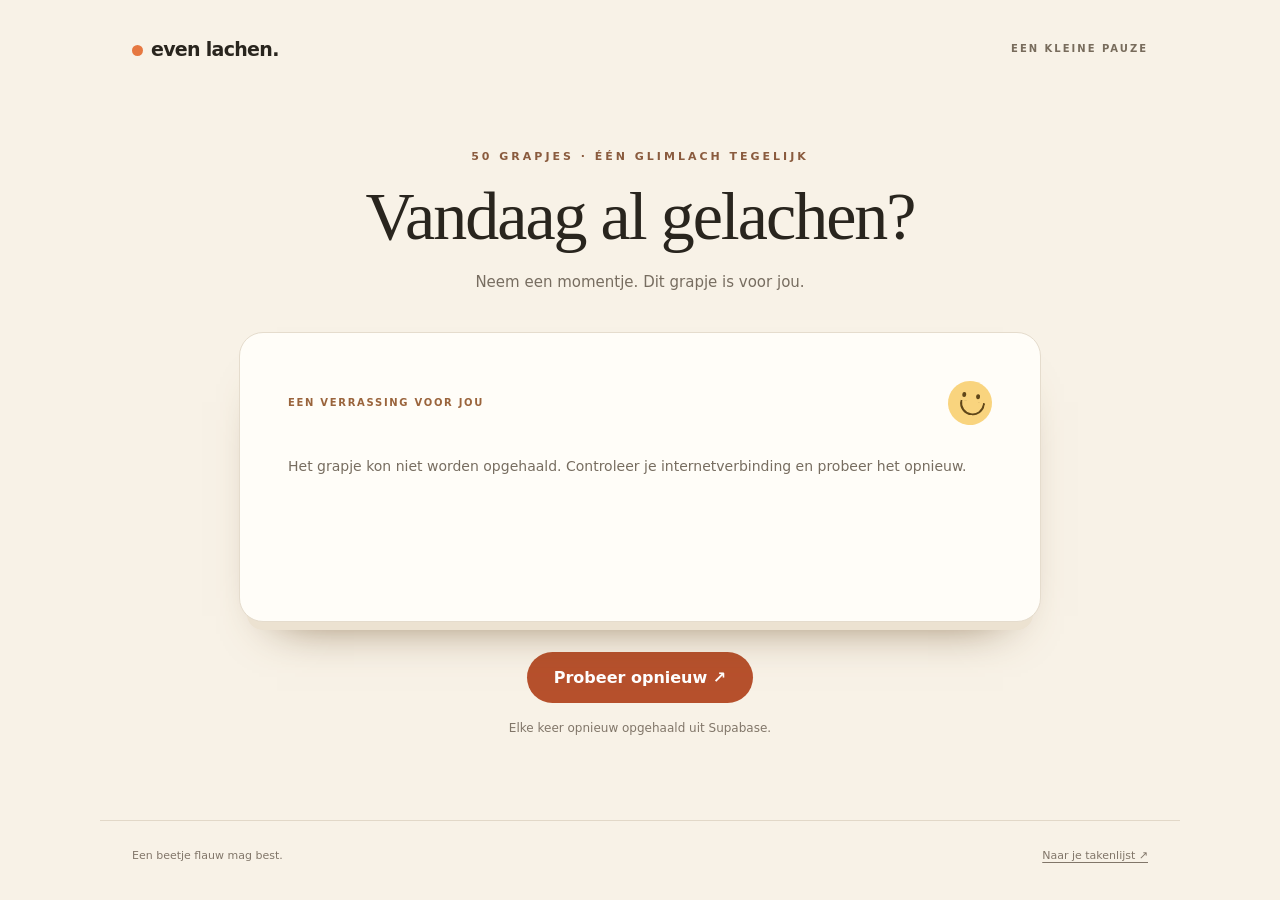
<file: grapjes/index.html>
<!doctype html>
<html lang="nl">
<head>
<meta charset="utf-8"><meta name="viewport" content="width=device-width,initial-scale=1">
<meta name="theme-color" content="#f8f2e7">
<meta name="description" content="Een kleine pauze, een willekeurig grapje. Rechtstreeks uit onze verzameling van 50 grapjes.">
<title>Even lachen — een grapje voor jou</title>
<style>
:root{color-scheme:light;font-family:system-ui,-apple-system,sans-serif;background:#f8f2e7;color:#29251e}
*{box-sizing:border-box}body{margin:0;min-height:100svh;display:flex;flex-direction:column}
header,footer{width:min(1080px,100%);margin:auto;padding:28px 32px;display:flex;justify-content:space-between;align-items:center;gap:20px}
.brand{font-weight:800;font-size:19px;letter-spacing:-.7px}.dot{display:inline-block;width:11px;height:11px;background:#e67841;border-radius:50%;margin-right:8px}
.edition{font-size:10px;font-weight:700;letter-spacing:2px;text-transform:uppercase;color:#786c5c}
main{width:min(850px,100%);margin:auto;padding:32px 24px 54px;text-align:center}
.eyebrow{font-size:11px;letter-spacing:3px;text-transform:uppercase;color:#8a5b3e;font-weight:700}
h1{font-family:Georgia,serif;font-weight:400;font-size:clamp(40px,7vw,68px);letter-spacing:-2px;line-height:1.1;margin:16px 0}
.intro{color:#776d60;font-size:15px;line-height:1.7;margin:0 0 36px}
.card{position:relative;text-align:left;background:#fffdf8;border:1px solid #e5dccd;border-radius:24px;padding:clamp(25px,5vw,48px);box-shadow:0 16px 0 -8px #ece2d1,0 32px 50px -38px #6d4e27;min-height:290px}
.card-top{display:flex;align-items:center;justify-content:space-between;gap:12px;margin-bottom:30px}
.tag{font-size:10px;font-weight:750;letter-spacing:1.7px;color:#9a643c;text-transform:uppercase}
.smile{width:44px;height:44px;border-radius:50%;background:#f9d47e;position:relative;transform:rotate(9deg);flex-shrink:0}
.smile:before{content:"";position:absolute;left:13px;top:12px;width:4px;height:5px;border-radius:50%;background:#604719;box-shadow:14px 0 #604719}
.smile:after{content:"";position:absolute;left:12px;top:20px;width:21px;height:12px;border:2px solid #604719;border-top:0;border-radius:0 0 20px 20px}
#vraag{font-size:clamp(22px,4vw,32px);font-weight:600;line-height:1.4;letter-spacing:-.6px;margin:0}
#antwoord{font-family:Georgia,serif;font-size:clamp(22px,4vw,30px);color:#ad512b;line-height:1.5;margin:22px 0 0}
#status{font-size:14px;color:#776d60;line-height:1.6;margin:0}
button{font:inherit;background:#b6502c;color:white;border:0;border-radius:999px;padding:16px 27px;font-weight:650;margin-top:30px;cursor:pointer;transition:background .2s,transform .2s}
button:hover{background:#963c1d;transform:translateY(-2px)}button:disabled{opacity:.6;cursor:wait;transform:none}
button:focus-visible,a:focus-visible{outline:3px solid #92672d;outline-offset:5px}
.note{font-size:12px;color:#817669;margin-top:18px}
footer{border-top:1px solid #e2d8c8;font-size:11px;color:#817669}footer a{color:inherit;text-underline-offset:3px}
[hidden]{display:none!important}@media(max-width:500px){header,footer{padding:22px}.edition{font-size:9px;letter-spacing:1px}main{padding-top:18px}.card{min-height:300px}footer{align-items:flex-start;flex-direction:column;gap:8px}}
@media(prefers-reduced-motion:reduce){button{transition:none}}
</style>
</head>
<body>
<header><div class="brand"><span class="dot"></span>even lachen.</div><span class="edition">Een kleine pauze</span></header>
<main>
<p class="eyebrow">50 grapjes · één glimlach tegelijk</p>
<h1>Vandaag al gelachen?</h1>
<p class="intro">Neem een momentje. Dit grapje is voor jou.</p>
<section class="card" id="card" aria-label="Willekeurig grapje" aria-busy="true">
<div class="card-top"><span class="tag" id="nummer">Een verrassing voor jou</span><span class="smile" aria-hidden="true"></span></div>
<div aria-live="polite" aria-atomic="true"><p id="status" role="status">We halen een grapje voor je op…</p><h2 id="vraag" hidden></h2><p id="antwoord" hidden></p></div>
</section>
<button type="button" id="opnieuw" disabled>Nog een grapje ↗</button>
<p class="note">Elke keer opnieuw opgehaald uit Supabase.</p>
</main>
<footer><span>Een beetje flauw mag best.</span><a href="../">Naar je takenlijst ↗</a></footer>
<script>
const endpoint='https://hxnzeujekbizdcrqrtpe.supabase.co/rest/v1/rpc/grapjes_willekeurig';
const publishableKey='sb_publishable_WBr_gPIvs6cF6ob4H709Dg_SKRrr6RQ';
const el=id=>document.getElementById(id);
let loading=false;
async function haalGrapje(){
 if(loading)return;
 loading=true;el('opnieuw').disabled=true;el('card').setAttribute('aria-busy','true');
 el('status').hidden=false;el('status').textContent='We halen een grapje voor je op…';
 el('vraag').hidden=true;el('antwoord').hidden=true;el('nummer').textContent='Een verrassing voor jou';
 const controller=new AbortController();
 const timer=setTimeout(()=>controller.abort(),12000);
 try{
  const response=await fetch(endpoint,{
   method:'POST',headers:{apikey:publishableKey,'Content-Type':'application/json'},
   body:'{}',cache:'no-store',signal:controller.signal
  });
  if(!response.ok)throw new Error('Supabase gaf geen geldig antwoord.');
  const rows=await response.json();
  const joke=Array.isArray(rows)?rows[0]:null;
  if(!joke||typeof joke.vraag!=='string'||typeof joke.antwoord!=='string')throw new Error('Er is geen grapje gevonden.');
  el('nummer').textContent='Grapje nr. '+joke.id;
  el('vraag').textContent=joke.vraag;el('antwoord').textContent=joke.antwoord;
  el('vraag').hidden=false;el('antwoord').hidden=false;el('status').hidden=true;
  el('opnieuw').textContent='Nog een grapje ↗';
 }catch(error){
  el('status').textContent='Het grapje kon niet worden opgehaald. Controleer je internetverbinding en probeer het opnieuw.';
  el('opnieuw').textContent='Probeer opnieuw ↗';
 }finally{
  clearTimeout(timer);loading=false;el('opnieuw').disabled=false;el('card').setAttribute('aria-busy','false');
 }
}
el('opnieuw').addEventListener('click',haalGrapje);
// pageshow wordt ook uitgevoerd wanneer de browser de pagina uit zijn terugknop-cache herstelt.
window.addEventListener('pageshow',haalGrapje);
</script>
</body></html>
</file>
